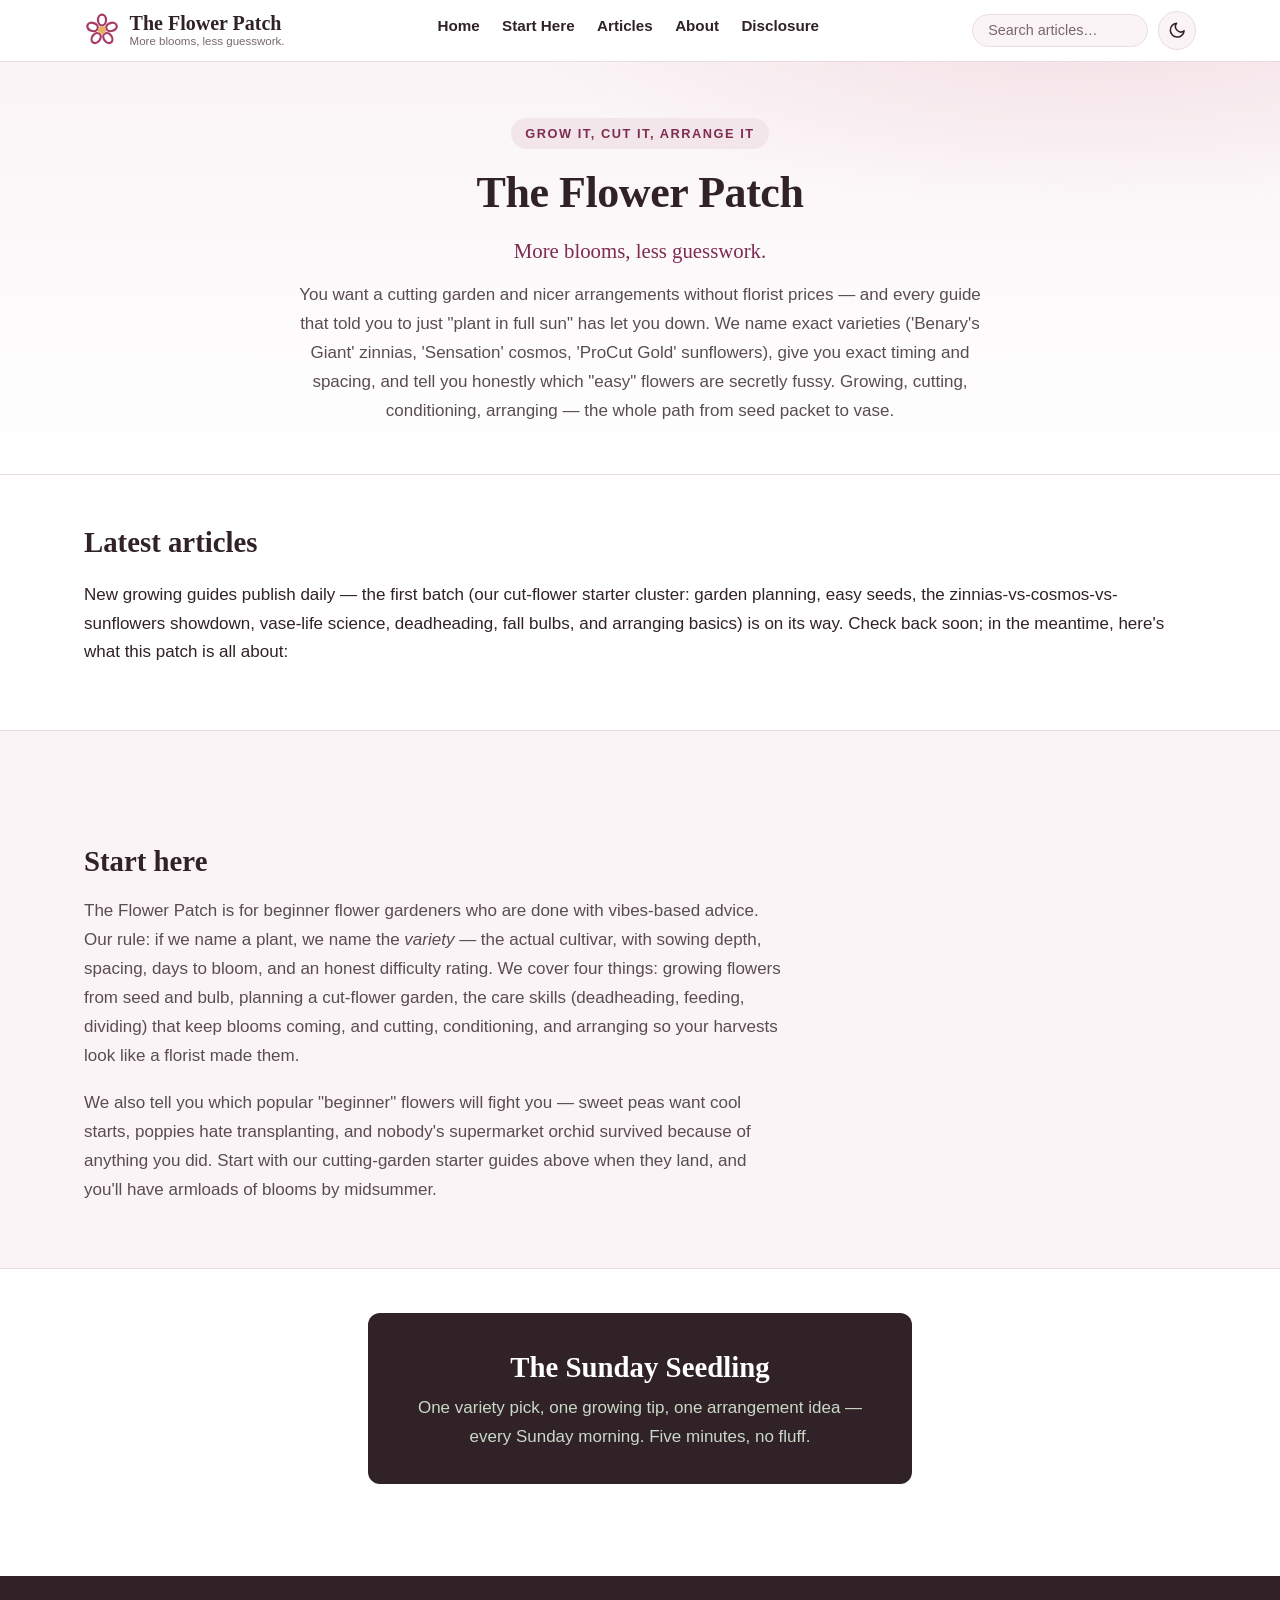
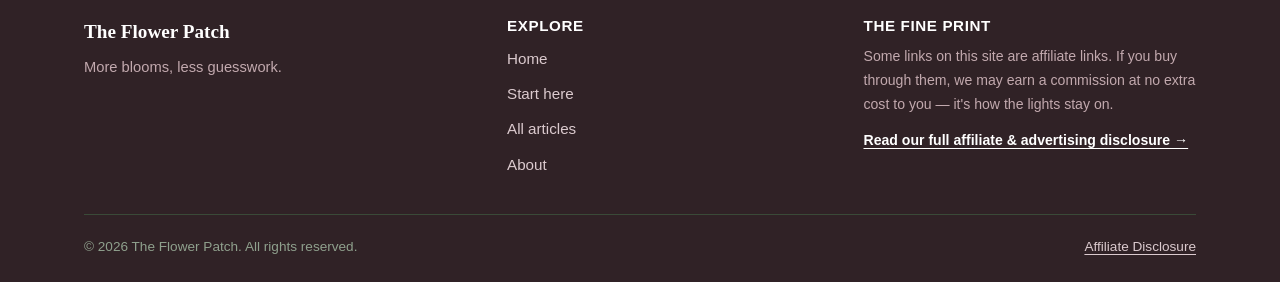
<file: index.html>
<!DOCTYPE html>
<html lang="en">
<head>
  <meta charset="utf-8">
  <meta name="viewport" content="width=device-width, initial-scale=1">
  <!-- MEDIVAVINE/JOURNEY: paste ad network script here -->
  <title>The Flower Patch — More Blooms, Less Guesswork</title>
  <meta name="description" content="The Flower Patch helps beginner gardeners grow, cut, and arrange beautiful flowers — named varieties, exact timing, and honest advice about which 'easy' flowers are actually fussy.">
  <meta property="og:title" content="The Flower Patch — More Blooms, Less Guesswork">
  <meta property="og:description" content="Grow, cut, and arrange flowers with named varieties, exact timing, and honest advice — cutting gardens, deadheading, conditioning, and arrangements that look pro.">
  <meta property="og:type" content="website">
  <meta property="og:url" content="https://flower-patch.pages.dev/">
  <link rel="stylesheet" href="styles.css">
  <script>
  /* Set theme before first paint: stored choice, else OS preference. */
  (function(){try{var t=localStorage.getItem('flowerpatch-theme');if(!t){t=(window.matchMedia&&window.matchMedia('(prefers-color-scheme: dark)').matches)?'dark':'light';}document.documentElement.setAttribute('data-theme',t);}catch(e){}})();
  </script>
  <link rel="canonical" href="https://flower-patch.pages.dev/">
  <meta name="twitter:card" content="summary">
</head>
<body>

<header class="site-header">
  <div class="header-inner">
    <a class="brand" href="index.html" aria-label="The Flower Patch — home">
      <svg class="brand-mark" viewBox="0 0 40 40" role="img" aria-label="A simple five-petal flower">
        <g fill="none" stroke="#a63c68" stroke-width="2.5">
          <ellipse cx="20" cy="9" rx="4.5" ry="6"/>
          <ellipse cx="30.5" cy="16.6" rx="4.5" ry="6" transform="rotate(72 30.5 16.6)"/>
          <ellipse cx="26.5" cy="28.9" rx="4.5" ry="6" transform="rotate(144 26.5 28.9)"/>
          <ellipse cx="13.5" cy="28.9" rx="4.5" ry="6" transform="rotate(216 13.5 28.9)"/>
          <ellipse cx="9.5" cy="16.6" rx="4.5" ry="6" transform="rotate(288 9.5 16.6)"/>
        </g>
        <circle cx="20" cy="20" r="4.5" fill="#e8b06a"/>
      </svg>
      <span class="brand-name">The Flower Patch<span class="brand-tag">More blooms, less guesswork.</span></span>
    </a>
    <button class="nav-toggle" id="navToggle" aria-expanded="false" aria-controls="siteNav" aria-label="Toggle navigation menu">
      <svg viewBox="0 0 24 24" fill="none" stroke="currentColor" stroke-width="2" stroke-linecap="round" aria-hidden="true">
        <path d="M4 7h16M4 12h16M4 17h16"/>
      </svg>
    </button>
    <nav class="site-nav" id="siteNav" aria-label="Main navigation">
      <ul>
        <li><a href="index.html" aria-current="page">Home</a></li>
        <li><a href="#articles">Start Here</a></li>
        <li><a href="#articles">Articles</a></li>
        <li><a href="#about">About</a></li>
        <li><a href="disclosure.html">Disclosure</a></li>
      </ul>
    </nav>
    <div class="header-actions">
      <div class="site-search" data-search>
        <label class="visually-hidden" for="siteSearchInput">Search articles</label>
        <input class="site-search-input" id="siteSearchInput" type="search" placeholder="Search articles&hellip;" autocomplete="off" role="combobox" aria-expanded="false" aria-controls="siteSearchResults" aria-autocomplete="list">
        <div class="site-search-results" id="siteSearchResults" role="listbox" aria-label="Search results" hidden></div>
      </div>
      <button class="theme-toggle" id="themeToggle" type="button" aria-label="Switch to dark mode" aria-pressed="false">
        <svg class="icon-moon" viewBox="0 0 24 24" fill="none" stroke="currentColor" stroke-width="2" stroke-linecap="round" stroke-linejoin="round" aria-hidden="true"><path d="M21 12.8A9 9 0 1 1 11.2 3a7 7 0 0 0 9.8 9.8z"/></svg>
        <svg class="icon-sun" viewBox="0 0 24 24" fill="none" stroke="currentColor" stroke-width="2" stroke-linecap="round" aria-hidden="true"><circle cx="12" cy="12" r="4"/><path d="M12 2v2M12 20v2M4.9 4.9l1.4 1.4M17.7 17.7l1.4 1.4M2 12h2M20 12h2M4.9 19.1l1.4-1.4M17.7 6.3l1.4-1.4"/></svg>
      </button>
    </div>
  </div>
</header>

<main>
  <section class="hero">
    <div class="wrap">
      <span class="eyebrow">Grow it, cut it, arrange it</span>
      <h1>The Flower Patch</h1>
      <p class="tagline">More blooms, less guesswork.</p>
      <p class="pitch">You want a cutting garden and nicer arrangements without florist prices — and every guide that told you to just "plant in full sun" has let you down. We name exact varieties ('Benary's Giant' zinnias, 'Sensation' cosmos, 'ProCut Gold' sunflowers), give you exact timing and spacing, and tell you honestly which "easy" flowers are secretly fussy. Growing, cutting, conditioning, arranging — the whole path from seed packet to vase.</p>
    </div>
  </section>

  <section class="section" id="articles" aria-labelledby="articles-heading">
    <div class="wrap">
      <div class="section-head">
        <h2 id="articles-heading">Latest articles</h2>
      </div>
      <p>New growing guides publish daily — the first batch (our cut-flower starter cluster: garden planning, easy seeds, the zinnias-vs-cosmos-vs-sunflowers showdown, vase-life science, deadheading, fall bulbs, and arranging basics) is on its way. Check back soon; in the meantime, here's what this patch is all about:</p>
      <ul class="card-grid">
      </ul>
    </div>
  </section>

  <section class="section band about" id="about" aria-labelledby="about-heading">
    <div class="wrap">
      <h2 id="about-heading">Start here</h2>
      <p>The Flower Patch is for beginner flower gardeners who are done with vibes-based advice. Our rule: if we name a plant, we name the <em>variety</em> — the actual cultivar, with sowing depth, spacing, days to bloom, and an honest difficulty rating. We cover four things: growing flowers from seed and bulb, planning a cut-flower garden, the care skills (deadheading, feeding, dividing) that keep blooms coming, and cutting, conditioning, and arranging so your harvests look like a florist made them.</p>
      <p>We also tell you which popular "beginner" flowers will fight you — sweet peas want cool starts, poppies hate transplanting, and nobody's supermarket orchid survived because of anything you did. Start with our cutting-garden starter guides above when they land, and you'll have armloads of blooms by midsummer.</p>
    </div>
  </section>

  <section class="section" aria-labelledby="newsletter-heading">
    <div class="wrap">
      <div class="newsletter-card">
        <h2 id="newsletter-heading">The Sunday Seedling</h2>
        <p>One variety pick, one growing tip, one arrangement idea — every Sunday morning. Five minutes, no fluff.</p>
        <!-- NEWSLETTER: paste Beehiiv/Substack embed here -->
      </div>
    </div>
  </section>
</main>

<footer class="site-footer">
  <div class="footer-inner">
    <div class="footer-grid">
      <div>
        <div class="footer-brand">The Flower Patch</div>
        <p class="footer-tag">More blooms, less guesswork.</p>
      </div>
      <nav class="footer-nav" aria-label="Footer navigation">
        <h3>Explore</h3>
        <ul>
          <li><a href="index.html">Home</a></li>
          <li><a href="#articles">Start here</a></li>
          <li><a href="#articles">All articles</a></li>
          <li><a href="#about">About</a></li>
        </ul>
      </nav>
      <div class="footer-note">
        <h3>The fine print</h3>
        <p>Some links on this site are affiliate links. If you buy through them, we may earn a commission at no extra cost to you — it's how the lights stay on.</p>
        <p><a href="disclosure.html" class="footer-note-link">Read our full affiliate &amp; advertising disclosure →</a></p>
      </div>
    </div>
    <div class="footer-bottom">
      <span>© 2026 The Flower Patch. All rights reserved.</span>
      <span><a href="disclosure.html">Affiliate Disclosure</a></span>
    </div>
  </div>
</footer>

<script src="assets/site.js"></script>
</body>
</html>
</file>
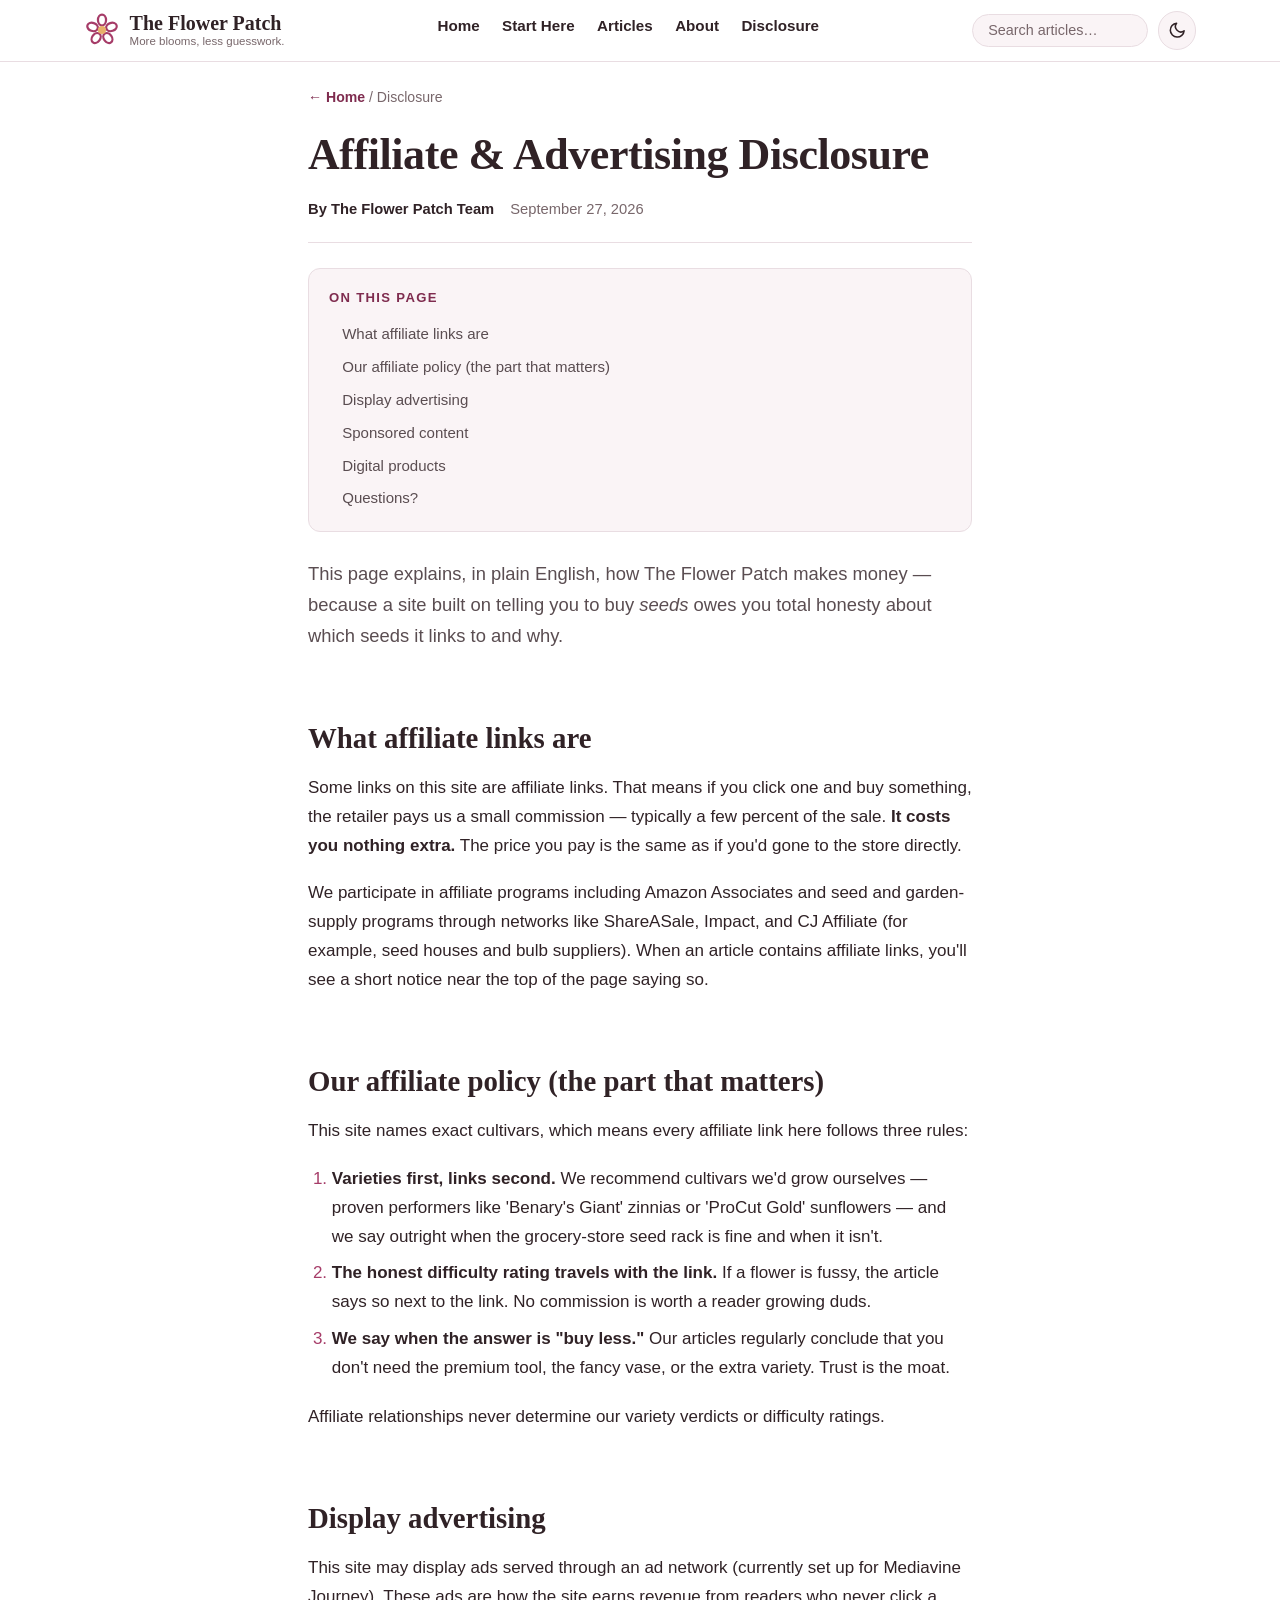
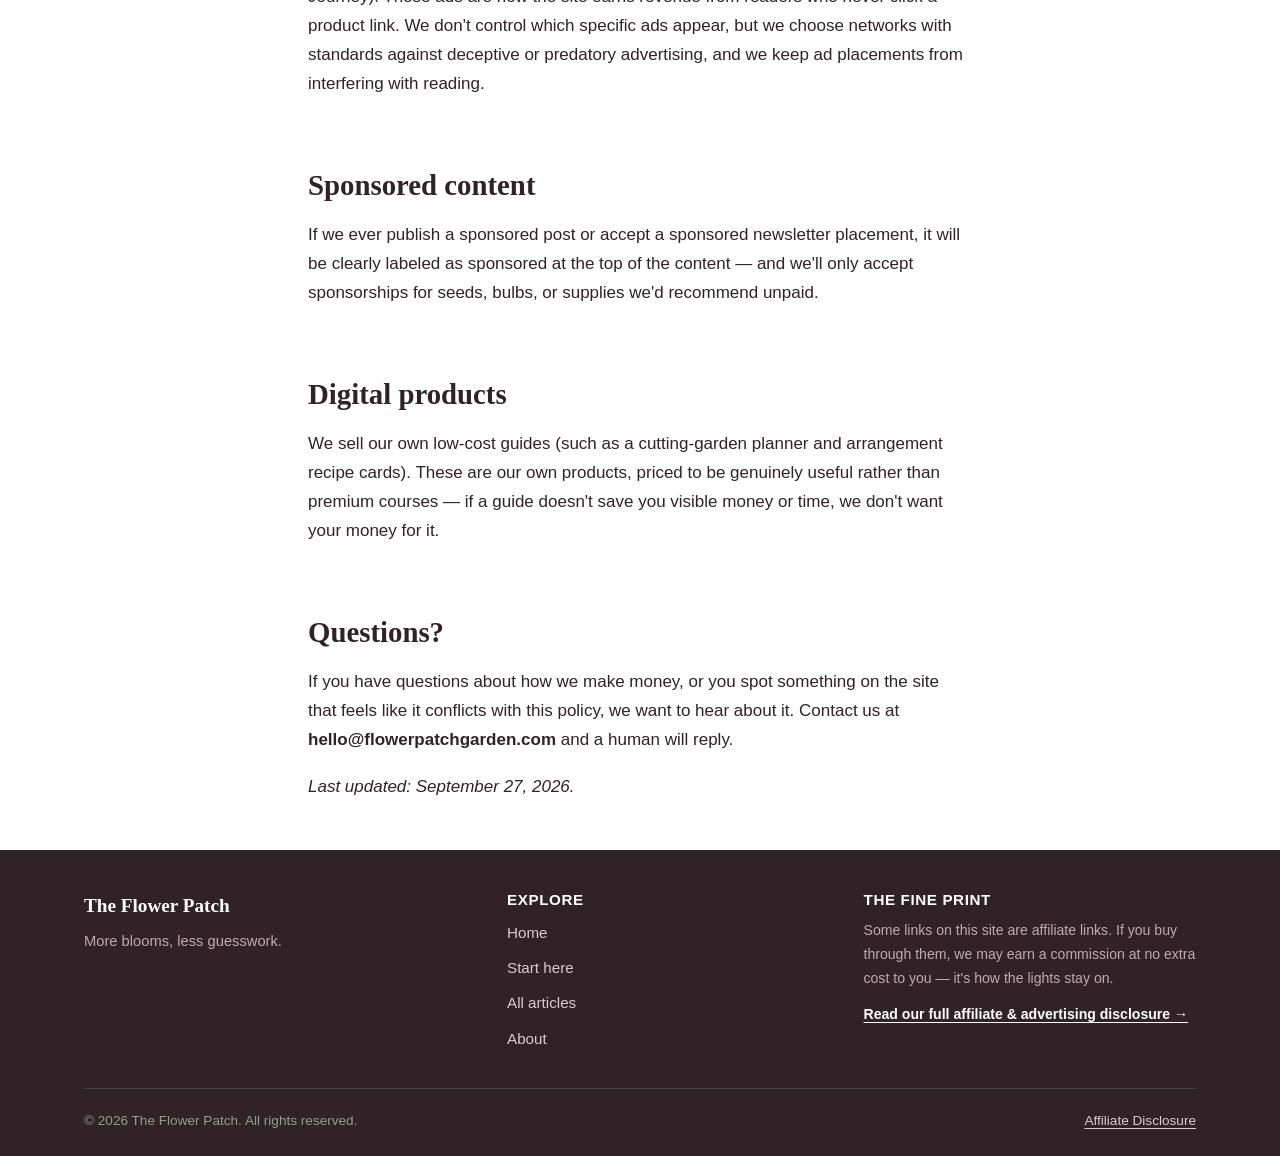
<file: disclosure.html>
<!DOCTYPE html>
<html lang="en">
<head>
  <meta charset="utf-8">
  <meta name="viewport" content="width=device-width, initial-scale=1">
  <!-- MEDIVAVINE/JOURNEY: paste ad network script here -->
  <title>Affiliate &amp; Advertising Disclosure | The Flower Patch</title>
  <meta name="description" content="How The Flower Patch makes money: affiliate links, display ads, and our promise to recommend only varieties and supplies we'd grow ourselves.">
  <meta property="og:title" content="Affiliate &amp; Advertising Disclosure | The Flower Patch">
  <meta property="og:description" content="Plain-English disclosure: what affiliate links are, how display ads work here, and why trust is the whole business model.">
  <meta property="og:type" content="website">
  <meta property="og:url" content="https://flower-patch.pages.dev/disclosure.html">
  <link rel="stylesheet" href="styles.css">
  <script>
  /* Set theme before first paint: stored choice, else OS preference. */
  (function(){try{var t=localStorage.getItem('flowerpatch-theme');if(!t){t=(window.matchMedia&&window.matchMedia('(prefers-color-scheme: dark)').matches)?'dark':'light';}document.documentElement.setAttribute('data-theme',t);}catch(e){}})();
  </script>
  <link rel="canonical" href="https://flower-patch.pages.dev/disclosure.html">
  <meta name="twitter:card" content="summary">
</head>
<body class="article-page">

<header class="site-header">
  <div class="header-inner">
    <a class="brand" href="index.html" aria-label="The Flower Patch — home">
      <svg class="brand-mark" viewBox="0 0 40 40" role="img" aria-label="A simple five-petal flower">
        <g fill="none" stroke="#a63c68" stroke-width="2.5">
          <ellipse cx="20" cy="9" rx="4.5" ry="6"/>
          <ellipse cx="30.5" cy="16.6" rx="4.5" ry="6" transform="rotate(72 30.5 16.6)"/>
          <ellipse cx="26.5" cy="28.9" rx="4.5" ry="6" transform="rotate(144 26.5 28.9)"/>
          <ellipse cx="13.5" cy="28.9" rx="4.5" ry="6" transform="rotate(216 13.5 28.9)"/>
          <ellipse cx="9.5" cy="16.6" rx="4.5" ry="6" transform="rotate(288 9.5 16.6)"/>
        </g>
        <circle cx="20" cy="20" r="4.5" fill="#e8b06a"/>
      </svg>
      <span class="brand-name">The Flower Patch<span class="brand-tag">More blooms, less guesswork.</span></span>
    </a>
    <button class="nav-toggle" id="navToggle" aria-expanded="false" aria-controls="siteNav" aria-label="Toggle navigation menu">
      <svg viewBox="0 0 24 24" fill="none" stroke="currentColor" stroke-width="2" stroke-linecap="round" aria-hidden="true">
        <path d="M4 7h16M4 12h16M4 17h16"/>
      </svg>
    </button>
    <nav class="site-nav" id="siteNav" aria-label="Main navigation">
      <ul>
        <li><a href="index.html">Home</a></li>
        <li><a href="index.html#articles">Start Here</a></li>
        <li><a href="index.html#articles">Articles</a></li>
        <li><a href="index.html#about">About</a></li>
        <li><a href="disclosure.html" aria-current="page">Disclosure</a></li>
      </ul>
    </nav>
    <div class="header-actions">
      <div class="site-search" data-search>
        <label class="visually-hidden" for="siteSearchInput">Search articles</label>
        <input class="site-search-input" id="siteSearchInput" type="search" placeholder="Search articles&hellip;" autocomplete="off" role="combobox" aria-expanded="false" aria-controls="siteSearchResults" aria-autocomplete="list">
        <div class="site-search-results" id="siteSearchResults" role="listbox" aria-label="Search results" hidden></div>
      </div>
      <button class="theme-toggle" id="themeToggle" type="button" aria-label="Switch to dark mode" aria-pressed="false">
        <svg class="icon-moon" viewBox="0 0 24 24" fill="none" stroke="currentColor" stroke-width="2" stroke-linecap="round" stroke-linejoin="round" aria-hidden="true"><path d="M21 12.8A9 9 0 1 1 11.2 3a7 7 0 0 0 9.8 9.8z"/></svg>
        <svg class="icon-sun" viewBox="0 0 24 24" fill="none" stroke="currentColor" stroke-width="2" stroke-linecap="round" aria-hidden="true"><circle cx="12" cy="12" r="4"/><path d="M12 2v2M12 20v2M4.9 4.9l1.4 1.4M17.7 17.7l1.4 1.4M2 12h2M20 12h2M4.9 19.1l1.4-1.4M17.7 6.3l1.4-1.4"/></svg>
      </button>
    </div>
  </div>
</header>

<main>
  <div class="wrap-narrow">
    <p class="breadcrumb"><a href="index.html">← Home</a> / Disclosure</p>

    <article>
      <header class="article-head">
        <h1>Affiliate &amp; Advertising Disclosure</h1>
        <p class="byline">
          <span class="author">By The Flower Patch Team</span>
          <time datetime="2026-09-27">September 27, 2026</time>
        </p>
      </header>

      <p class="lede">This page explains, in plain English, how The Flower Patch makes money — because a site built on telling you to buy <em>seeds</em> owes you total honesty about which seeds it links to and why.</p>

      <h2>What affiliate links are</h2>
      <p>Some links on this site are affiliate links. That means if you click one and buy something, the retailer pays us a small commission — typically a few percent of the sale. <strong>It costs you nothing extra.</strong> The price you pay is the same as if you'd gone to the store directly.</p>
      <p>We participate in affiliate programs including Amazon Associates and seed and garden-supply programs through networks like ShareASale, Impact, and CJ Affiliate (for example, seed houses and bulb suppliers). When an article contains affiliate links, you'll see a short notice near the top of the page saying so.</p>

      <h2>Our affiliate policy (the part that matters)</h2>
      <p>This site names exact cultivars, which means every affiliate link here follows three rules:</p>
      <ol>
        <li><strong>Varieties first, links second.</strong> We recommend cultivars we'd grow ourselves — proven performers like 'Benary's Giant' zinnias or 'ProCut Gold' sunflowers — and we say outright when the grocery-store seed rack is fine and when it isn't.</li>
        <li><strong>The honest difficulty rating travels with the link.</strong> If a flower is fussy, the article says so next to the link. No commission is worth a reader growing duds.</li>
        <li><strong>We say when the answer is "buy less."</strong> Our articles regularly conclude that you don't need the premium tool, the fancy vase, or the extra variety. Trust is the moat.</li>
      </ol>
      <p>Affiliate relationships never determine our variety verdicts or difficulty ratings.</p>

      <h2>Display advertising</h2>
      <p>This site may display ads served through an ad network (currently set up for Mediavine Journey). These ads are how the site earns revenue from readers who never click a product link. We don't control which specific ads appear, but we choose networks with standards against deceptive or predatory advertising, and we keep ad placements from interfering with reading.</p>

      <h2>Sponsored content</h2>
      <p>If we ever publish a sponsored post or accept a sponsored newsletter placement, it will be clearly labeled as sponsored at the top of the content — and we'll only accept sponsorships for seeds, bulbs, or supplies we'd recommend unpaid.</p>

      <h2>Digital products</h2>
      <p>We sell our own low-cost guides (such as a cutting-garden planner and arrangement recipe cards). These are our own products, priced to be genuinely useful rather than premium courses — if a guide doesn't save you visible money or time, we don't want your money for it.</p>

      <h2>Questions?</h2>
      <p>If you have questions about how we make money, or you spot something on the site that feels like it conflicts with this policy, we want to hear about it. Contact us at <strong>hello@flowerpatchgarden.com</strong> and a human will reply.</p>
      <p><em>Last updated: September 27, 2026.</em></p>
    </article>
  </div>
</main>

<footer class="site-footer">
  <div class="footer-inner">
    <div class="footer-grid">
      <div>
        <div class="footer-brand">The Flower Patch</div>
        <p class="footer-tag">More blooms, less guesswork.</p>
      </div>
      <nav class="footer-nav" aria-label="Footer navigation">
        <h3>Explore</h3>
        <ul>
          <li><a href="index.html">Home</a></li>
          <li><a href="index.html#articles">Start here</a></li>
          <li><a href="index.html#articles">All articles</a></li>
          <li><a href="index.html#about">About</a></li>
        </ul>
      </nav>
      <div class="footer-note">
        <h3>The fine print</h3>
        <p>Some links on this site are affiliate links. If you buy through them, we may earn a commission at no extra cost to you — it's how the lights stay on.</p>
        <p><a href="disclosure.html" class="footer-note-link">Read our full affiliate &amp; advertising disclosure →</a></p>
      </div>
    </div>
    <div class="footer-bottom">
      <span>© 2026 The Flower Patch. All rights reserved.</span>
      <span><a href="disclosure.html">Affiliate Disclosure</a></span>
    </div>
  </div>
</footer>

<script src="assets/site.js"></script>
</body>
</html>
</file>
<file: styles.css>
/* The Flower Patch — clean modern editorial blog theme
   Mobile-first, no frameworks, single accent color. */

:root {
  --accent: #a63c68;          /* rose */
  --accent-dark: #7f2c4f;
  --ink: #302226;
  --ink-soft: #5a4d51;
  --muted: #78676b;
  --paper: #ffffff;
  --wash: #faf4f6;
  --line: #e9dde2;
  --radius: 12px;
  --maxw: 72rem;
  --measure: 44rem;
  --font: -apple-system, BlinkMacSystemFont, "Segoe UI", Roboto, "Helvetica Neue",
          Arial, "Noto Sans", system-ui, sans-serif;
  --font-display: "Iowan Old Style", "Palatino Linotype", Palatino, Georgia,
          "Times New Roman", serif;
}

* { box-sizing: border-box; }
html { scroll-behavior: smooth; }
body {
  margin: 0;
  font-family: var(--font);
  color: var(--ink);
  background: var(--paper);
  line-height: 1.7;
  font-size: 1.0625rem;
  -webkit-font-smoothing: antialiased;
}
img, svg { max-width: 100%; height: auto; }
a { color: var(--accent-dark); text-decoration-thickness: 1px; text-underline-offset: 3px; }
a:hover { color: var(--accent); }
a:focus-visible, button:focus-visible {
  outline: 3px solid var(--accent);
  outline-offset: 2px;
  border-radius: 4px;
}

h1, h2, h3, h4 { font-family: var(--font-display); line-height: 1.25; color: var(--ink); text-wrap: balance; }
h1 { font-size: clamp(1.9rem, 4.5vw, 2.75rem); margin: 0.4em 0 0.3em; letter-spacing: -0.01em; }
h2 { font-size: clamp(1.4rem, 3vw, 1.8rem); margin: 2.2em 0 0.6em; padding-top: 0.2em; }
h3 { font-size: 1.22rem; margin: 1.8em 0 0.4em; }
p { margin: 0 0 1.1em; }
ul, ol { margin: 0 0 1.2em; padding-left: 1.4em; }
li { margin-bottom: 0.45em; }
li::marker { color: var(--accent); }
blockquote {
  margin: 1.6em 0; padding: 0.9em 1.2em;
  border-left: 4px solid var(--accent);
  background: var(--wash); border-radius: 0 var(--radius) var(--radius) 0;
}
code { background: var(--wash); padding: 0.15em 0.4em; border-radius: 6px; font-size: 0.92em; }

.wrap { max-width: var(--maxw); margin: 0 auto; padding: 0 1.25rem; }

/* ---- Header / nav ---- */
.site-header {
  background: var(--paper);
  border-bottom: 1px solid var(--line);
  position: sticky; top: 0; z-index: 50;
}
.header-inner {
  display: flex; align-items: center; justify-content: space-between;
  max-width: var(--maxw); margin: 0 auto; padding: 0.7rem 1.25rem;
}
.brand { display: flex; align-items: center; gap: 0.6rem; text-decoration: none; color: var(--ink); }
.brand-mark { width: 36px; height: 36px; flex: none; }
.brand-name { font-family: var(--font-display); font-size: 1.25rem; font-weight: 700; line-height: 1.15; }
.brand-tag { display: block; font-family: var(--font); font-size: 0.72rem; color: var(--muted); font-weight: 400; }
.site-nav ul { display: flex; gap: 1.4rem; list-style: none; margin: 0; padding: 0; }
.site-nav a { text-decoration: none; color: var(--ink); font-weight: 600; font-size: 0.95rem; }
.site-nav a:hover { color: var(--accent); }
.nav-toggle {
  display: none; background: none; border: 1px solid var(--line);
  border-radius: 8px; padding: 0.45rem 0.6rem; cursor: pointer; color: var(--ink);
}
.nav-toggle svg { display: block; width: 22px; height: 22px; }

/* ---- Hero ---- */
.hero {
  background:
    radial-gradient(60rem 22rem at 85% -4rem, #f3dee3 0%, transparent 60%),
    linear-gradient(180deg, var(--wash) 0%, var(--paper) 100%);
  background-color: var(--wash);
  border-bottom: 1px solid var(--line);
  padding: 3.5rem 0 3rem;
  text-align: center;
}
.hero .eyebrow {
  display: inline-block; font-size: 0.8rem; font-weight: 700; letter-spacing: 0.12em;
  text-transform: uppercase; color: var(--accent-dark);
  background: #f3e6ea; border-radius: 999px; padding: 0.3rem 0.9rem; margin-bottom: 1rem;
}
.hero h1 { margin-top: 0; }
.hero .tagline { font-family: var(--font-display); font-size: 1.3rem; color: var(--accent-dark); margin: 0 0 0.8rem; }
.hero .pitch { max-width: var(--measure); margin: 0 auto; color: var(--ink-soft); }

/* ---- Cards / grids ---- */
.section { padding: 2.75rem 0; }
.section-head { display: flex; align-items: baseline; justify-content: space-between; flex-wrap: wrap; row-gap: 0.4rem; gap: 1rem; margin-bottom: 1.25rem; }
.section-head h2 { margin: 0; }
.section-head a { font-size: 0.92rem; font-weight: 600; white-space: nowrap; }

.card-grid { display: grid; grid-template-columns: 1fr; gap: 1.25rem; list-style: none; margin: 0; padding: 0; }
.card {
  border: 1px solid var(--line); border-radius: var(--radius);
  background: var(--paper); padding: 1.4rem 1.4rem 1.2rem;
  display: flex; flex-direction: column; gap: 0.5rem;
  transition: transform 0.15s ease, box-shadow 0.15s ease;
}
.card:hover { transform: translateY(-3px); box-shadow: 0 10px 28px rgba(46, 125, 74, 0.10); }
.card .kicker { font-size: 0.75rem; font-weight: 700; letter-spacing: 0.1em; text-transform: uppercase; color: var(--accent-dark); }
.card h3 { margin: 0; font-size: 1.15rem; }
.card h3 a { color: var(--ink); text-decoration: none; }
.card h3 a:hover { color: var(--accent); }
.card p { margin: 0; color: var(--ink-soft); font-size: 0.97rem; flex: 1; }
.card .card-link { font-weight: 700; font-size: 0.92rem; }

.featured {
  border: 2px solid var(--accent); border-radius: var(--radius);
  background: linear-gradient(135deg, #faf4f7 0%, var(--paper) 70%);
  padding: 1.75rem; margin-bottom: 2rem;
  display: grid; gap: 0.7rem;
}
.featured .kicker { font-size: 0.78rem; font-weight: 700; letter-spacing: 0.12em; text-transform: uppercase; color: var(--accent-dark); }
.featured h2 { margin: 0; font-size: clamp(1.5rem, 3.4vw, 2rem); }
.featured h2 a { color: var(--ink); text-decoration: none; }
.featured h2 a:hover { color: var(--accent); }
.featured p { margin: 0; color: var(--ink-soft); }
.stat-row { display: flex; flex-wrap: wrap; gap: 0.6rem; margin-top: 0.4rem; }
.stat {
  background: var(--paper); border: 1px solid var(--line); border-radius: 999px;
  font-size: 0.85rem; font-weight: 600; padding: 0.25rem 0.8rem; color: var(--ink-soft);
}
.stat strong { color: var(--accent-dark); }

/* ---- About / newsletter band ---- */
.band { background: var(--wash); border-top: 1px solid var(--line); border-bottom: 1px solid var(--line); }
.about p { max-width: var(--measure); color: var(--ink-soft); }
.newsletter-card {
  background: var(--ink); color: #f8eef1; border-radius: var(--radius);
  padding: 2rem; max-width: 34rem; margin: 0 auto; text-align: center;
}
.newsletter-card h2 { color: #ffffff; margin: 0 0 0.5rem; }
.newsletter-card p { color: #c9d8c9; margin: 0; }
.newsletter-card svg { margin-bottom: 0.6rem; }

/* ---- Article pages ---- */
.article-page .wrap-narrow { max-width: var(--measure); margin: 0 auto; padding: 0 1.25rem; }
.breadcrumb { font-size: 0.88rem; margin: 1.5rem 0 0.5rem; color: var(--muted); }
.breadcrumb a { text-decoration: none; font-weight: 600; }
.article-head { border-bottom: 1px solid var(--line); padding-bottom: 1.25rem; margin-bottom: 0.5rem; }
.byline { display: flex; flex-wrap: wrap; gap: 0.5rem 1rem; align-items: center; color: var(--muted); font-size: 0.92rem; margin: 0.9rem 0 0; }
.byline .author { font-weight: 700; color: var(--ink); }
.disclosure-notice {
  background: #fdf8ec; border: 1px solid #ead9a8; border-radius: var(--radius);
  padding: 0.85rem 1.1rem; font-size: 0.9rem; color: #5c4a1e; margin: 1.25rem 0;
}
.disclosure-notice a { color: #7a5f1c; font-weight: 700; }
.lede { font-size: 1.15rem; color: var(--ink-soft); }
.faq { background: var(--wash); border-radius: var(--radius); padding: 1.5rem; margin: 2.5rem 0; }
.faq h2 { margin-top: 0; }
.faq dt { font-weight: 700; margin-top: 1.1rem; }
.faq dd { margin: 0.25rem 0 0; color: var(--ink-soft); }
.recipe-card {
  background: var(--paper); border: 1px solid var(--line); border-left: 4px solid var(--accent);
  border-radius: var(--radius); padding: 1.25rem 1.4rem; margin: 1.4rem 0;
}
.recipe-card h3 { margin-top: 0; }
.keep-reading { border-top: 2px solid var(--accent); margin: 3rem 0 0; padding-top: 1.5rem; }
.keep-reading h2 { margin-top: 0; }
.keep-reading ul { list-style: none; padding: 0; margin: 0; display: grid; gap: 0.7rem; }
.keep-reading li { margin: 0; }
.keep-reading a { font-weight: 600; text-decoration: none; }
.keep-reading a:hover { text-decoration: underline; }

/* ---- Footer ---- */
.site-footer { background: var(--ink); color: #dbcace; margin-top: 3rem; }
.footer-inner { max-width: var(--maxw); margin: 0 auto; padding: 2.5rem 1.25rem 1.5rem; }
.footer-grid { display: grid; gap: 1.5rem; grid-template-columns: 1fr; margin-bottom: 1.75rem; }
.footer-brand { font-family: var(--font-display); font-size: 1.2rem; color: #fff; font-weight: 700; }
.footer-tag { font-size: 0.92rem; color: #c2a9ae; margin: 0.4rem 0 0; }
.footer-nav h3, .footer-note h3 { color: #fff; font-size: 0.95rem; font-family: var(--font); margin: 0 0 0.6rem; letter-spacing: 0.04em; text-transform: uppercase; }
.footer-nav ul { list-style: none; margin: 0; padding: 0; }
.footer-nav li { margin-bottom: 0.4rem; }
.footer-nav a { color: #dbcace; text-decoration: none; font-size: 0.95rem; }
.footer-nav a:hover { color: #fff; text-decoration: underline; }
.footer-note p { font-size: 0.88rem; color: #c2a9ae; margin: 0 0 0.8rem; }
.footer-note-link { color: #fff; font-weight: 700; }
.footer-bottom { border-top: 1px solid #3a4a38; padding-top: 1.25rem; font-size: 0.85rem; color: #8fa08d; display: flex; flex-wrap: wrap; gap: 0.5rem 1.5rem; justify-content: space-between; }
.footer-bottom a { color: #dbcace; }

/* ---- Decorative SVG dividers ---- */
.leaf-divider { display: flex; justify-content: center; margin: 2.5rem 0; color: var(--accent); opacity: 0.7; }

/* ---- Responsive ---- */
@media (min-width: 560px) {
  .card-grid { grid-template-columns: repeat(2, 1fr); }
  .footer-grid { grid-template-columns: 1.2fr 1fr 1fr; }
}
@media (min-width: 900px) {
  .card-grid { grid-template-columns: repeat(3, 1fr); }
}

/* Hamburger nav under ~720px */
@media (max-width: 719px) {
  .nav-toggle { display: block; }
  .site-nav { display: none; width: 100%; }
  .header-inner { flex-wrap: wrap; }
  .site-nav.open { display: block; }
  .site-nav ul { flex-direction: column; gap: 0; padding: 0.75rem 0 0.25rem; }
  .site-nav li { border-top: 1px solid var(--line); }
  .site-nav a { display: block; padding: 0.7rem 0.2rem; }
}
@media (prefers-reduced-motion: reduce) {
  html { scroll-behavior: auto; }
  .card:hover { transform: none; }
}

/* ---- Interactive features (assets/site.js) ---- */
.visually-hidden {
  position: absolute !important; width: 1px; height: 1px;
  padding: 0; margin: -1px; overflow: hidden;
  clip: rect(0 0 0 0); white-space: nowrap; border: 0;
}

/* Search in header */
.header-actions { display: flex; align-items: center; gap: 0.6rem; }
.site-search { position: relative; }
.site-search-input {
  border: 1px solid var(--line); border-radius: 999px;
  padding: 0.45rem 0.95rem; font-size: 0.9rem; font-family: var(--font);
  width: 11rem; background: var(--wash); color: var(--ink);
  transition: width 0.2s ease, border-color 0.2s ease, background 0.2s ease;
}
.site-search-input::placeholder { color: var(--muted); }
.site-search-input:focus {
  width: 15rem; background: var(--paper); border-color: var(--accent); outline: none;
  box-shadow: 0 0 0 3px rgba(46, 125, 74, 0.15);
}
.site-search-results {
  position: absolute; top: calc(100% + 0.45rem); right: 0;
  width: min(22rem, 82vw); max-height: 24rem; overflow: auto;
  background: var(--paper); border: 1px solid var(--line);
  border-radius: var(--radius); box-shadow: 0 14px 36px rgba(20, 35, 22, 0.16);
  z-index: 60; text-align: left;
}
.site-search-results a {
  display: block; padding: 0.7rem 1rem; text-decoration: none;
  border-bottom: 1px solid var(--line);
}
.site-search-results a:last-child { border-bottom: 0; }
.site-search-results a:hover, .site-search-results a:focus-visible { background: var(--wash); }
.site-search-results .sr-title { display: block; font-weight: 700; color: var(--ink); font-size: 0.95rem; line-height: 1.35; }
.site-search-results .sr-excerpt { display: block; font-size: 0.84rem; color: var(--muted); margin-top: 0.2rem; line-height: 1.45; }
.site-search-empty { padding: 0.85rem 1rem; font-size: 0.9rem; color: var(--muted); margin: 0; }

/* Dark mode toggle */
.theme-toggle {
  background: var(--wash); border: 1px solid var(--line); border-radius: 999px;
  width: 2.4rem; height: 2.4rem; flex: none;
  display: inline-flex; align-items: center; justify-content: center;
  cursor: pointer; color: var(--ink);
}
.theme-toggle:hover { border-color: var(--accent); color: var(--accent); }
.theme-toggle svg { width: 1.15rem; height: 1.15rem; }
.theme-toggle .icon-sun { display: none; }
html[data-theme="dark"] .theme-toggle .icon-sun { display: block; }
html[data-theme="dark"] .theme-toggle .icon-moon { display: none; }

/* Table of contents */
.toc {
  background: var(--wash); border: 1px solid var(--line);
  border-radius: var(--radius); padding: 1.1rem 1.25rem; margin: 1.6rem 0;
}
.toc-title {
  font-weight: 700; font-size: 0.82rem; letter-spacing: 0.1em;
  text-transform: uppercase; color: var(--accent-dark); margin: 0 0 0.55rem;
}
.toc ul { list-style: none; margin: 0; padding: 0; display: grid; gap: 0.1rem; }
.toc li { margin: 0; }
.toc a {
  display: block; padding: 0.32rem 0.7rem; border-radius: 6px;
  text-decoration: none; color: var(--ink-soft); font-size: 0.94rem;
  border-left: 2px solid transparent; line-height: 1.4;
}
.toc a:hover { background: var(--paper); color: var(--accent-dark); }
.toc a.active {
  border-left-color: var(--accent); color: var(--accent-dark);
  font-weight: 700; background: var(--paper);
}
.toc .toc-sub a { padding-left: 1.5rem; font-size: 0.87rem; }
article h2, article h3 { scroll-margin-top: 5.5rem; }

/* Reading progress bar */
.reading-progress {
  position: fixed; top: 0; left: 0; right: 0; height: 3px;
  z-index: 70; pointer-events: none; background: transparent;
}
.reading-progress span { display: block; height: 100%; width: 0; background: var(--accent); }

/* FAQ accordions (progressive enhancement over the plain <dl>) */
.faq dl { margin: 0; }
.faq .faq-q {
  display: flex; width: 100%; align-items: center; justify-content: space-between;
  gap: 1rem; background: none; border: 0; padding: 0.55rem 0;
  font: inherit; font-weight: 700; color: var(--ink);
  text-align: left; cursor: pointer;
}
.faq .faq-q:hover { color: var(--accent-dark); }
.faq .faq-q::after {
  content: "+"; flex: none; font-size: 1.35rem; font-weight: 400;
  color: var(--accent); line-height: 1;
}
.faq .faq-q[aria-expanded="true"]::after { content: "–"; }
.faq dd { margin: 0 0 0.9rem; color: var(--ink-soft); }
.faq dd:last-child { margin-bottom: 0; }

/* Back to top */
.back-to-top {
  position: fixed; right: 1.25rem; bottom: 1.25rem; z-index: 60;
  width: 2.75rem; height: 2.75rem; border-radius: 50%;
  border: 1px solid var(--line); background: var(--paper);
  color: var(--accent-dark); cursor: pointer;
  box-shadow: 0 6px 20px rgba(20, 35, 22, 0.18);
  display: flex; align-items: center; justify-content: center;
  opacity: 0; visibility: hidden; transform: translateY(8px);
  transition: opacity 0.2s ease, transform 0.2s ease, visibility 0.2s;
}
.back-to-top.show { opacity: 1; visibility: visible; transform: none; }
.back-to-top:hover { border-color: var(--accent); color: var(--accent); }
.back-to-top svg { width: 1.2rem; height: 1.2rem; }

/* Dark theme */
html[data-theme="dark"] {
  --accent: #d6879e;
  --accent-dark: #e8b9c6;
  --ink: #f5ebef;
  --ink-soft: #d5c1c6;
  --muted: #93a691;
  --paper: #150f13;
  --wash: #1d1519;
  --line: #2a382c;
}
html[data-theme="dark"] .hero {
  background:
    radial-gradient(60rem 22rem at 85% -4rem, #2a1f24 0%, transparent 60%),
    linear-gradient(180deg, var(--wash) 0%, var(--paper) 100%);
  background-color: var(--wash);
}
html[data-theme="dark"] .hero .eyebrow { background: #2f2327; }
html[data-theme="dark"] .featured {
  background: linear-gradient(135deg, #1a1418 0%, var(--paper) 70%);
}
html[data-theme="dark"] .disclosure-notice {
  background: #26200f; border-color: #5a4a22; color: #e3d3a3;
}
html[data-theme="dark"] .disclosure-notice a { color: #f0d98c; }
html[data-theme="dark"] .site-footer { background: #0f0b0e; }
html[data-theme="dark"] .footer-bottom { border-top-color: #2c2327; }
html[data-theme="dark"] .card:hover { box-shadow: 0 10px 28px rgba(0, 0, 0, 0.35); }
html[data-theme="dark"] .site-search-results { box-shadow: 0 14px 36px rgba(0, 0, 0, 0.5); }

/* Header actions on small screens */
@media (max-width: 719px) {
  .header-actions { width: 100%; margin-top: 0.6rem; }
  .site-search { flex: 1; }
  .site-search-input, .site-search-input:focus { width: 100%; }
}
@media (prefers-reduced-motion: reduce) {
  .back-to-top { transition: none; }
  .site-search-input { transition: none; }
}
</file>
